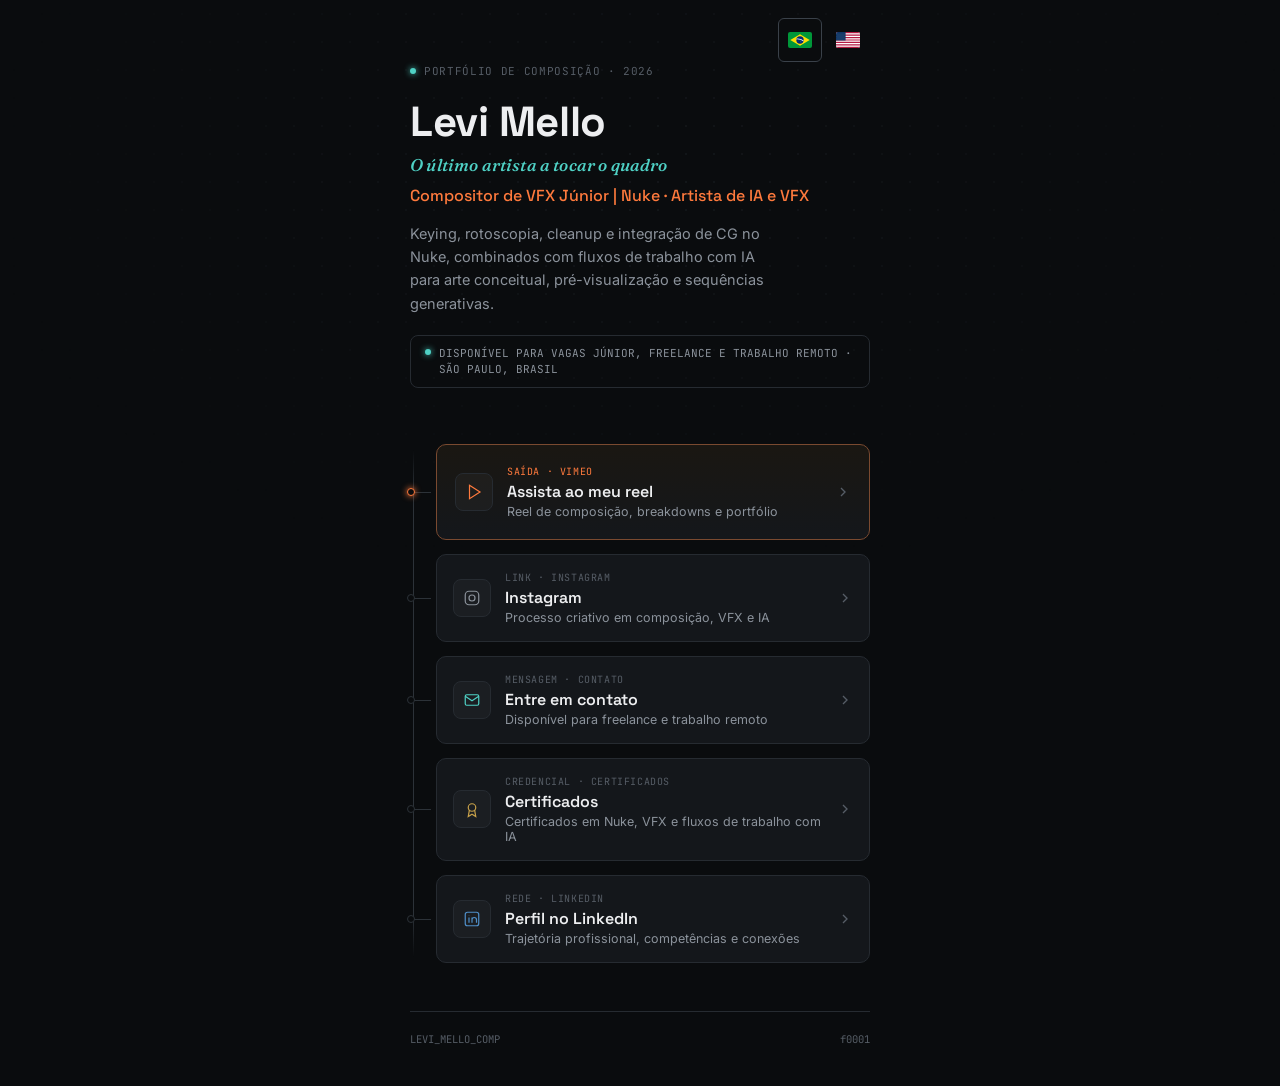
<file: index.html>
<!DOCTYPE html>
<html lang="pt-BR">
<head>
<meta charset="UTF-8">
<meta name="viewport" content="width=device-width, initial-scale=1.0">
<title>Levi Mello — Portfólio de Composição</title>
<meta name="description" content="Keying, rotoscopia, cleanup e integração de CG no Nuke, combinados com fluxos de trabalho com IA para arte conceitual, pré-visualização e sequências generativas.">
<link rel="canonical" href="https://levibenitezwork-lab.github.io/">
<link rel="alternate" hreflang="pt-BR" href="https://levibenitezwork-lab.github.io/">
<link rel="alternate" hreflang="en-US" href="https://levibenitezwork-lab.github.io/en/">
<link rel="alternate" hreflang="x-default" href="https://levibenitezwork-lab.github.io/">

<!-- Levi Mello — links page. Vimeo and Instagram links are already filled in. -->

<link rel="preconnect" href="https://fonts.googleapis.com">
<link rel="preconnect" href="https://fonts.gstatic.com" crossorigin>
<link href="https://fonts.googleapis.com/css2?family=Fraunces:ital,wght@1,400;1,500&family=Space+Grotesk:wght@400;500;600;700&family=Inter:wght@400;500;600&family=JetBrains+Mono:wght@400;500&display=swap" rel="stylesheet">

<link rel="stylesheet" href="/assets/home.css">
<link rel="stylesheet" href="/assets/language.css">
<script defer src="/assets/home.js"></script>
</head>
<body>

<div class="page">

  <nav class="language-switch" aria-label="Idioma">
    <a href="/" hreflang="pt-BR" lang="pt-BR" aria-label="Português (Brasil)" aria-current="page"><img src="/assets/flag-br.svg" width="24" height="16" alt=""></a>
    <a href="/en/" hreflang="en-US" lang="en-US" aria-label="English (US)"><img src="/assets/flag-us.svg" width="24" height="16" alt=""></a>
  </nav>

  <div class="hero">
    <div class="eyebrow"><span class="dot"></span>PORTFÓLIO DE COMPOSIÇÃO · 2026</div>
    <h1>Levi Mello</h1>
    <div class="tagline">O último artista a tocar o quadro</div>
    <div class="role">Compositor de VFX Júnior | Nuke · Artista de IA e VFX</div>
    <p class="bio">Keying, rotoscopia, cleanup e integração de CG no Nuke, combinados com fluxos de trabalho com IA para arte conceitual, pré-visualização e sequências generativas.</p>
    <div class="status"><span class="dot"></span>DISPONÍVEL PARA VAGAS JÚNIOR, FREELANCE E TRABALHO REMOTO · SÃO PAULO, BRASIL</div>
  </div>

  <div class="graph">

    <div class="group">

      <a class="node primary" style="--plug-color:var(--accent)" href="https://vimeo.com/user261577461" target="_blank" rel="noopener">
        <span class="plug"></span>
        <div class="node-icon">
          <svg viewBox="0 0 24 24" fill="none" stroke="#ff7a3d" stroke-width="1.6"><polygon points="6 3 20 12 6 21 6 3"></polygon></svg>
        </div>
        <div class="node-body">
          <div class="node-tag">Saída · Vimeo</div>
          <div class="node-title">Assista ao meu reel</div>
          <div class="node-sub">Reel de composição, breakdowns e portfólio</div>
        </div>
        <svg class="chevron" width="16" height="16" viewBox="0 0 24 24" fill="none" stroke="currentColor" stroke-width="2"><path d="M9 18l6-6-6-6"></path></svg>
      </a>

      <a class="node" style="--plug-color:#e88fc2" href="https://www.instagram.com/benitezvfx/" target="_blank" rel="noopener">
        <span class="plug"></span>
        <div class="node-icon">
          <svg viewBox="0 0 24 24" fill="none" stroke="#8b929b" stroke-width="1.6"><rect x="3" y="3" width="18" height="18" rx="5"></rect><circle cx="12" cy="12" r="4"></circle></svg>
        </div>
        <div class="node-body">
          <div class="node-tag">Link · Instagram</div>
          <div class="node-title">Instagram</div>
          <div class="node-sub">Processo criativo em composição, VFX e IA</div>
        </div>
        <svg class="chevron" width="16" height="16" viewBox="0 0 24 24" fill="none" stroke="currentColor" stroke-width="2"><path d="M9 18l6-6-6-6"></path></svg>
      </a>

      <a class="node" style="--plug-color:var(--teal)" href="mailto:levi.benitezwork@gmail.com">
        <span class="plug"></span>
        <div class="node-icon">
          <svg viewBox="0 0 24 24" fill="none" stroke="#4fd1c5" stroke-width="1.6"><rect x="3" y="5" width="18" height="14" rx="2"></rect><path d="M3 7l9 6 9-6"></path></svg>
        </div>
        <div class="node-body">
          <div class="node-tag">Mensagem · Contato</div>
          <div class="node-title">Entre em contato</div>
          <div class="node-sub">Disponível para freelance e trabalho remoto</div>
        </div>
        <svg class="chevron" width="16" height="16" viewBox="0 0 24 24" fill="none" stroke="currentColor" stroke-width="2"><path d="M9 18l6-6-6-6"></path></svg>
      </a>

      <a class="node" style="--plug-color:#c9a24a" href="certificates.html">
        <span class="plug"></span>
        <div class="node-icon">
          <svg viewBox="0 0 24 24" fill="none" stroke="#c9a24a" stroke-width="1.6"><path d="M12 15a5 5 0 100-10 5 5 0 000 10z"></path><path d="M8.5 13.5L7 22l5-3 5 3-1.5-8.5"></path></svg>
        </div>
        <div class="node-body">
          <div class="node-tag">Credencial · Certificados</div>
          <div class="node-title">Certificados</div>
          <div class="node-sub">Certificados em Nuke, VFX e fluxos de trabalho com IA</div>
        </div>
        <svg class="chevron" width="16" height="16" viewBox="0 0 24 24" fill="none" stroke="currentColor" stroke-width="2"><path d="M9 18l6-6-6-6"></path></svg>
      </a>

      <a class="node" style="--plug-color:#4f8fc9; animation-delay:0.87s" href="https://www.linkedin.com/in/levimello/" target="_blank" rel="noopener noreferrer">
        <span class="plug"></span>
        <div class="node-icon">
          <svg viewBox="0 0 24 24" fill="none" stroke="#4f8fc9" stroke-width="1.6"><rect x="3" y="3" width="18" height="18" rx="3"></rect><path d="M8 10v7M8 7v.2M12 17v-7m0 3a3 3 0 016 0v4"></path></svg>
        </div>
        <div class="node-body">
          <div class="node-tag">Rede · LinkedIn</div>
          <div class="node-title">Perfil no LinkedIn</div>
          <div class="node-sub">Trajetória profissional, competências e conexões</div>
        </div>
        <svg class="chevron" width="16" height="16" viewBox="0 0 24 24" fill="none" stroke="currentColor" stroke-width="2"><path d="M9 18l6-6-6-6"></path></svg>
      </a>

    </div>

  </div>

  <footer>
    <span>LEVI_MELLO_COMP</span>
    <span id="stamp">v1.3</span>
  </footer>

</div>



</body>
</html>
</file>
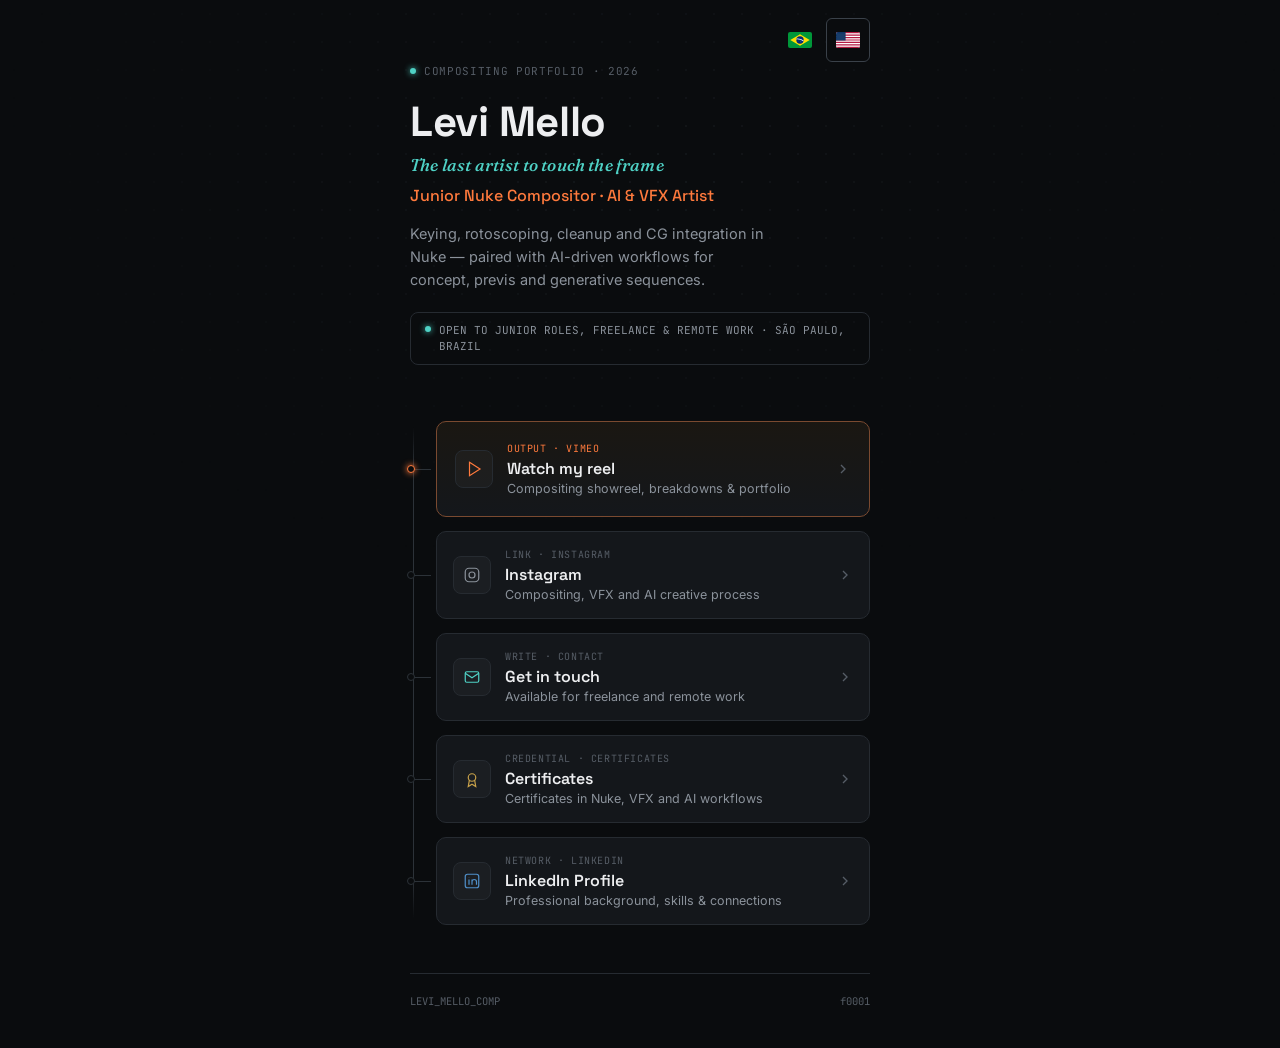
<file: en/index.html>
<!DOCTYPE html>
<html lang="en-US">
<head>
<meta charset="UTF-8">
<meta name="viewport" content="width=device-width, initial-scale=1.0">
<title>Levi Mello — Compositing Portfolio</title>
<meta name="description" content="Keying, rotoscoping, cleanup and CG integration in Nuke — paired with AI-driven workflows for concept, previs and generative sequences.">
<link rel="canonical" href="https://levibenitezwork-lab.github.io/en/">
<link rel="alternate" hreflang="pt-BR" href="https://levibenitezwork-lab.github.io/">
<link rel="alternate" hreflang="en-US" href="https://levibenitezwork-lab.github.io/en/">
<link rel="alternate" hreflang="x-default" href="https://levibenitezwork-lab.github.io/">

<!-- Levi Mello — links page. Vimeo and Instagram links are already filled in. -->

<link rel="preconnect" href="https://fonts.googleapis.com">
<link rel="preconnect" href="https://fonts.gstatic.com" crossorigin>
<link href="https://fonts.googleapis.com/css2?family=Fraunces:ital,wght@1,400;1,500&family=Space+Grotesk:wght@400;500;600;700&family=Inter:wght@400;500;600&family=JetBrains+Mono:wght@400;500&display=swap" rel="stylesheet">

<link rel="stylesheet" href="/assets/home.css">
<link rel="stylesheet" href="/assets/language.css">
<script defer src="/assets/home.js"></script>
</head>
<body>

<div class="page">

  <nav class="language-switch" aria-label="Language">
    <a href="/" hreflang="pt-BR" lang="pt-BR" aria-label="Português (Brasil)"><img src="/assets/flag-br.svg" width="24" height="16" alt=""></a>
    <a href="/en/" hreflang="en-US" lang="en-US" aria-label="English (US)" aria-current="page"><img src="/assets/flag-us.svg" width="24" height="16" alt=""></a>
  </nav>

  <div class="hero">
    <div class="eyebrow"><span class="dot"></span>COMPOSITING PORTFOLIO · 2026</div>
    <h1>Levi Mello</h1>
    <div class="tagline">The last artist to touch the frame</div>
    <div class="role">Junior Nuke Compositor · AI &amp; VFX Artist</div>
    <p class="bio">Keying, rotoscoping, cleanup and CG integration in Nuke — paired with AI-driven workflows for concept, previs and generative sequences.</p>
    <div class="status"><span class="dot"></span>OPEN TO JUNIOR ROLES, FREELANCE &amp; REMOTE WORK · SÃO PAULO, BRAZIL</div>
  </div>

  <div class="graph">

    <div class="group">

      <a class="node primary" style="--plug-color:var(--accent)" href="https://vimeo.com/user261577461" target="_blank" rel="noopener">
        <span class="plug"></span>
        <div class="node-icon">
          <svg viewBox="0 0 24 24" fill="none" stroke="#ff7a3d" stroke-width="1.6"><polygon points="6 3 20 12 6 21 6 3"></polygon></svg>
        </div>
        <div class="node-body">
          <div class="node-tag">Output · Vimeo</div>
          <div class="node-title">Watch my reel</div>
          <div class="node-sub">Compositing showreel, breakdowns &amp; portfolio</div>
        </div>
        <svg class="chevron" width="16" height="16" viewBox="0 0 24 24" fill="none" stroke="currentColor" stroke-width="2"><path d="M9 18l6-6-6-6"></path></svg>
      </a>

      <a class="node" style="--plug-color:#e88fc2" href="https://www.instagram.com/benitezvfx/" target="_blank" rel="noopener">
        <span class="plug"></span>
        <div class="node-icon">
          <svg viewBox="0 0 24 24" fill="none" stroke="#8b929b" stroke-width="1.6"><rect x="3" y="3" width="18" height="18" rx="5"></rect><circle cx="12" cy="12" r="4"></circle></svg>
        </div>
        <div class="node-body">
          <div class="node-tag">Link · Instagram</div>
          <div class="node-title">Instagram</div>
          <div class="node-sub">Compositing, VFX and AI creative process</div>
        </div>
        <svg class="chevron" width="16" height="16" viewBox="0 0 24 24" fill="none" stroke="currentColor" stroke-width="2"><path d="M9 18l6-6-6-6"></path></svg>
      </a>

      <a class="node" style="--plug-color:var(--teal)" href="mailto:levi.benitezwork@gmail.com">
        <span class="plug"></span>
        <div class="node-icon">
          <svg viewBox="0 0 24 24" fill="none" stroke="#4fd1c5" stroke-width="1.6"><rect x="3" y="5" width="18" height="14" rx="2"></rect><path d="M3 7l9 6 9-6"></path></svg>
        </div>
        <div class="node-body">
          <div class="node-tag">Write · Contact</div>
          <div class="node-title">Get in touch</div>
          <div class="node-sub">Available for freelance and remote work</div>
        </div>
        <svg class="chevron" width="16" height="16" viewBox="0 0 24 24" fill="none" stroke="currentColor" stroke-width="2"><path d="M9 18l6-6-6-6"></path></svg>
      </a>

      <a class="node" style="--plug-color:#c9a24a" href="certificates.html">
        <span class="plug"></span>
        <div class="node-icon">
          <svg viewBox="0 0 24 24" fill="none" stroke="#c9a24a" stroke-width="1.6"><path d="M12 15a5 5 0 100-10 5 5 0 000 10z"></path><path d="M8.5 13.5L7 22l5-3 5 3-1.5-8.5"></path></svg>
        </div>
        <div class="node-body">
          <div class="node-tag">Credential · Certificates</div>
          <div class="node-title">Certificates</div>
          <div class="node-sub">Certificates in Nuke, VFX and AI workflows</div>
        </div>
        <svg class="chevron" width="16" height="16" viewBox="0 0 24 24" fill="none" stroke="currentColor" stroke-width="2"><path d="M9 18l6-6-6-6"></path></svg>
      </a>

      <a class="node" style="--plug-color:#4f8fc9; animation-delay:0.87s" href="https://www.linkedin.com/in/levimello/" target="_blank" rel="noopener noreferrer">
        <span class="plug"></span>
        <div class="node-icon">
          <svg viewBox="0 0 24 24" fill="none" stroke="#4f8fc9" stroke-width="1.6"><rect x="3" y="3" width="18" height="18" rx="3"></rect><path d="M8 10v7M8 7v.2M12 17v-7m0 3a3 3 0 016 0v4"></path></svg>
        </div>
        <div class="node-body">
          <div class="node-tag">Network · LinkedIn</div>
          <div class="node-title">LinkedIn Profile</div>
          <div class="node-sub">Professional background, skills &amp; connections</div>
        </div>
        <svg class="chevron" width="16" height="16" viewBox="0 0 24 24" fill="none" stroke="currentColor" stroke-width="2"><path d="M9 18l6-6-6-6"></path></svg>
      </a>

    </div>

  </div>

  <footer>
    <span>LEVI_MELLO_COMP</span>
    <span id="stamp">v1.3</span>
  </footer>

</div>



</body>
</html>
</file>
<file: assets/home.css>
:root{
    --bg: #0a0c0e;
    --panel: #14171b;
    --panel-hover: #191d22;
    --border: #262b31;
    --border-hover: #3a4149;
    --wire: #2c3238;
    --text: #edeef0;
    --text-dim: #8b929b;
    --text-faint: #565d66;
    --accent: #ff7a3d;
    --accent-dim: #7a4a30;
    --teal: #4fd1c5;
  }

  *{ box-sizing: border-box; margin:0; padding:0; }

  html{ background: var(--bg); }

  body{
    background: var(--bg);
    color: var(--text);
    font-family: 'Inter', sans-serif;
    min-height: 100vh;
    display: flex;
    justify-content: center;
    padding: 64px 20px 40px;
    position: relative;
    overflow-x: hidden;
  }

  /* faint node-graph dot grid backdrop */
  body::before{
    content:"";
    position: fixed;
    inset: 0;
    background-image: radial-gradient(var(--border) 1px, transparent 1px);
    background-size: 28px 28px;
    opacity: 0.35;
    mask-image: radial-gradient(ellipse 70% 60% at 50% 20%, black 0%, transparent 75%);
    pointer-events: none;
  }

  .page{
    width: 100%;
    max-width: 460px;
    position: relative;
    z-index: 1;
  }

  /* ---------- HERO ---------- */

  .hero{
    margin-bottom: 56px;
  }

  .eyebrow{
    font-family: 'JetBrains Mono', monospace;
    font-size: 11px;
    letter-spacing: 0.06em;
    color: var(--text-faint);
    display: flex;
    align-items: center;
    gap: 8px;
    margin-bottom: 22px;
  }

  .eyebrow .dot{
    width: 6px; height: 6px;
    border-radius: 50%;
    background: var(--teal);
    box-shadow: 0 0 6px var(--teal);
    animation: pulse 2.4s ease-in-out infinite;
  }

  @keyframes pulse{
    0%, 100% { opacity: 1; }
    50% { opacity: 0.35; }
  }

  h1{
    font-family: 'Space Grotesk', sans-serif;
    font-weight: 700;
    font-size: 42px;
    line-height: 1.05;
    letter-spacing: -0.01em;
    color: var(--text);
  }

  .tagline{
    font-family: 'Fraunces', serif;
    font-style: italic;
    font-weight: 500;
    font-size: 17px;
    letter-spacing: 0.01em;
    color: var(--teal);
    margin-top: 10px;
  }

  .role{
    font-family: 'Space Grotesk', sans-serif;
    font-weight: 500;
    font-size: 16px;
    color: var(--accent);
    margin-top: 10px;
  }

  .bio{
    font-size: 14.5px;
    line-height: 1.6;
    color: var(--text-dim);
    margin-top: 16px;
    max-width: 40ch;
  }

  .status{
    display: inline-flex;
    align-items: flex-start;
    gap: 8px;
    margin-top: 20px;
    max-width: 100%;
    font-family: 'JetBrains Mono', monospace;
    font-size: 11px;
    line-height: 1.5;
    color: var(--text-dim);
    border: 1px solid var(--border);
    padding: 9px 14px;
    border-radius: 8px;
  }
  .status .dot{
    flex-shrink: 0;
    width: 6px; height: 6px;
    margin-top: 4px;
    border-radius: 50%;
    background: var(--teal);
    box-shadow: 0 0 6px var(--teal);
  }

  /* ---------- NODE GRAPH ---------- */

  .graph{
    position: relative;
    padding-left: 26px;
  }

  .graph::before{
    content:"";
    position: absolute;
    left: 3px;
    top: 6px;
    bottom: 6px;
    width: 1px;
    background: linear-gradient(to bottom, transparent, var(--wire) 8%, var(--wire) 92%, transparent);
    transform: scaleY(0);
    transform-origin: top;
    animation: drawWire 1s cubic-bezier(.4,0,.2,1) forwards;
    animation-delay: 0.15s;
  }

  @keyframes drawWire{
    to{ transform: scaleY(1); }
  }

  .group{
    display: flex;
    flex-direction: column;
    gap: 14px;
  }

  .node{
    position: relative;
    display: flex;
    align-items: center;
    gap: 14px;
    background: var(--panel);
    border: 1px solid var(--border);
    border-radius: 10px;
    padding: 16px 16px;
    text-decoration: none;
    color: var(--text);
    opacity: 0;
    animation: nodeIn 0.5s ease forwards;
    transition: border-color 0.2s ease, background 0.2s ease, transform 0.2s ease;
  }

  .node:hover, .node:focus-visible{
    border-color: var(--border-hover);
    background: var(--panel-hover);
    transform: translateX(3px);
    outline: none;
  }

  .node.primary{
    padding: 20px 18px;
    border-color: var(--accent-dim);
    background: linear-gradient(180deg, #1a1712, var(--panel));
  }
  .node.primary:hover, .node.primary:focus-visible{
    border-color: var(--accent);
  }

  @keyframes nodeIn{
    from{ opacity: 0; transform: translateX(-6px); }
    to{ opacity: 1; transform: translateX(0); }
  }

  /* stub connecting spine to node + plug dot */
  .node::before{
    content:"";
    position: absolute;
    left: -26px;
    top: 50%;
    width: 20px;
    height: 1px;
    background: var(--wire);
  }

  .plug{
    position: absolute;
    left: -30px;
    top: 50%;
    transform: translateY(-50%);
    width: 8px; height: 8px;
    border-radius: 50%;
    background: var(--bg);
    border: 1.5px solid var(--wire);
    transition: border-color 0.2s ease, box-shadow 0.2s ease;
  }
  .node:hover .plug, .node:focus-visible .plug{
    border-color: var(--plug-color, var(--accent));
    box-shadow: 0 0 8px var(--plug-color, var(--accent));
  }
  .node.primary .plug{ border-color: var(--accent); box-shadow: 0 0 6px var(--accent); }

  .node-icon{
    flex-shrink: 0;
    width: 38px; height: 38px;
    border-radius: 8px;
    background: rgba(255,255,255,0.03);
    border: 1px solid var(--border);
    display: flex;
    align-items: center;
    justify-content: center;
  }
  .node-icon svg{ width: 18px; height: 18px; }

  .node-body{ flex: 1; min-width: 0; }

  .node-tag{
    font-family: 'JetBrains Mono', monospace;
    font-size: 10px;
    letter-spacing: 0.06em;
    color: var(--text-faint);
    text-transform: uppercase;
    margin-bottom: 3px;
  }
  .node.primary .node-tag{ color: var(--accent); }

  .node-title{
    font-family: 'Space Grotesk', sans-serif;
    font-weight: 600;
    font-size: 16px;
    color: var(--text);
  }
  .node-sub{
    font-size: 12.5px;
    color: var(--text-dim);
    margin-top: 2px;
  }

  .chevron{
    flex-shrink: 0;
    color: var(--text-faint);
    transition: transform 0.2s ease, color 0.2s ease;
  }
  .node:hover .chevron, .node:focus-visible .chevron{
    transform: translateX(2px);
    color: var(--text-dim);
  }

  /* stagger node entrance */
  .node:nth-child(1){ animation-delay: 0.35s; }
  .node:nth-child(2){ animation-delay: 0.48s; }
  .node:nth-child(3){ animation-delay: 0.61s; }
  .node:nth-child(4){ animation-delay: 0.74s; }

  /* ---------- FOOTER ---------- */

  footer{
    margin-top: 48px;
    padding-top: 20px;
    border-top: 1px solid var(--border);
    display: flex;
    justify-content: space-between;
    align-items: center;
    font-family: 'JetBrains Mono', monospace;
    font-size: 10.5px;
    color: var(--text-faint);
  }

  @media (prefers-reduced-motion: reduce){
    .graph::before, .node, .eyebrow .dot{ animation: none !important; transform:none !important; opacity:1 !important; }
  }

  @media (max-width: 400px){
    h1{ font-size: 34px; }
  }
</file>
<file: assets/language.css>
.language-switch {
  position: absolute;
  top: -46px;
  right: 0;
  display: flex;
  gap: 4px;
}

.language-switch a {
  display: grid;
  place-items: center;
  width: 44px;
  height: 44px;
  border: 1px solid transparent;
  border-radius: 6px;
}

.language-switch a[aria-current="page"] {
  border-color: var(--border-hover);
}

.language-switch a:hover {
  background: var(--panel);
}

.language-switch a:focus-visible {
  outline: 2px solid var(--teal);
  outline-offset: 1px;
}

.language-switch img {
  display: block;
  border-radius: 2px;
}

@media (max-width: 600px) {
  .page:has(.back) .language-switch {
    top: -14px;
  }
}
</file>
